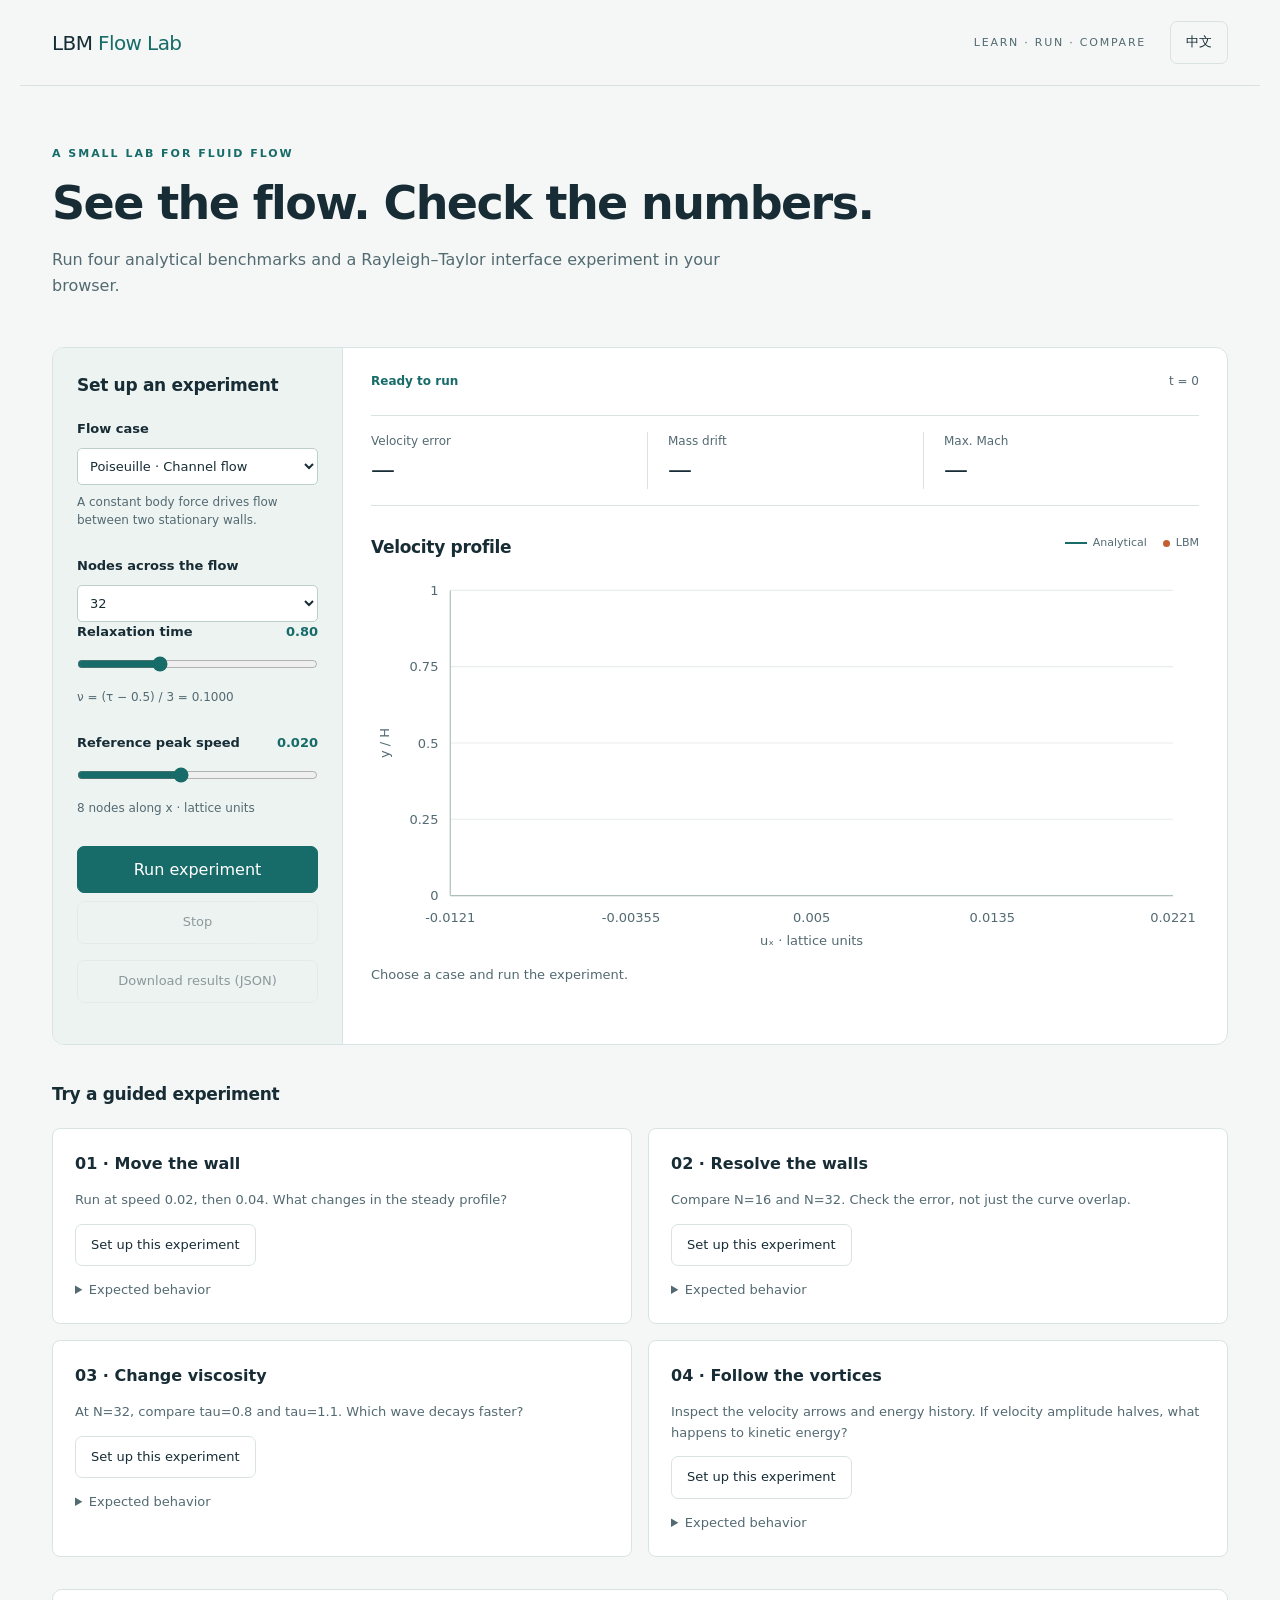
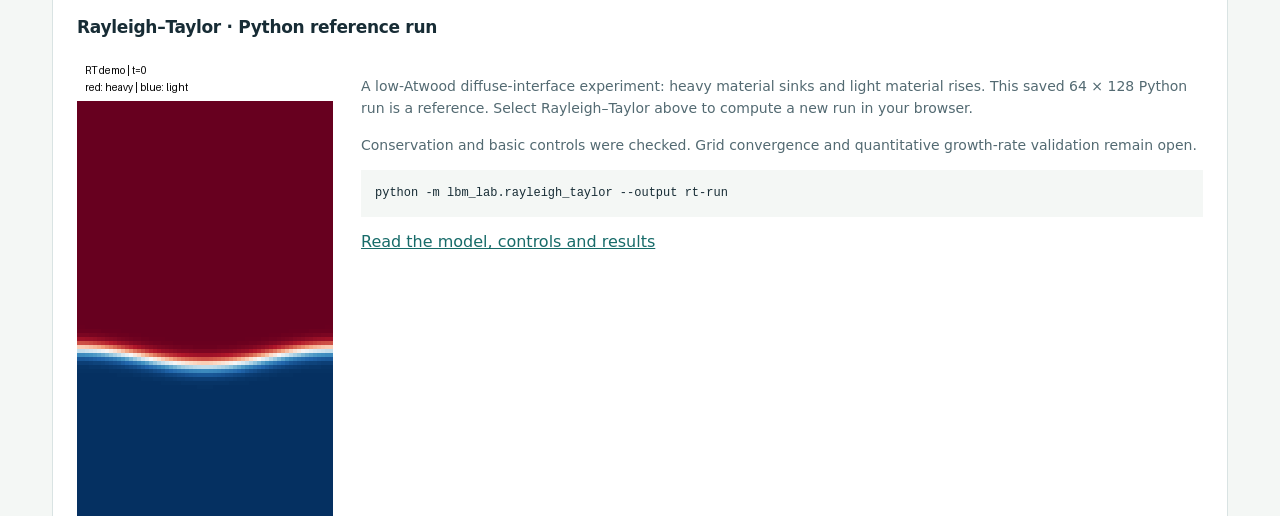
<file: index.html>
<!doctype html>
<html lang="en"><head><meta charset="utf-8"><meta name="viewport" content="width=device-width, initial-scale=1"><meta http-equiv="refresh" content="0;url=demo/"><title>LBM Flow Lab</title></head><body><p><a href="demo/">Open the LBM Flow Lab interactive experiments</a></p></body></html>
</file>
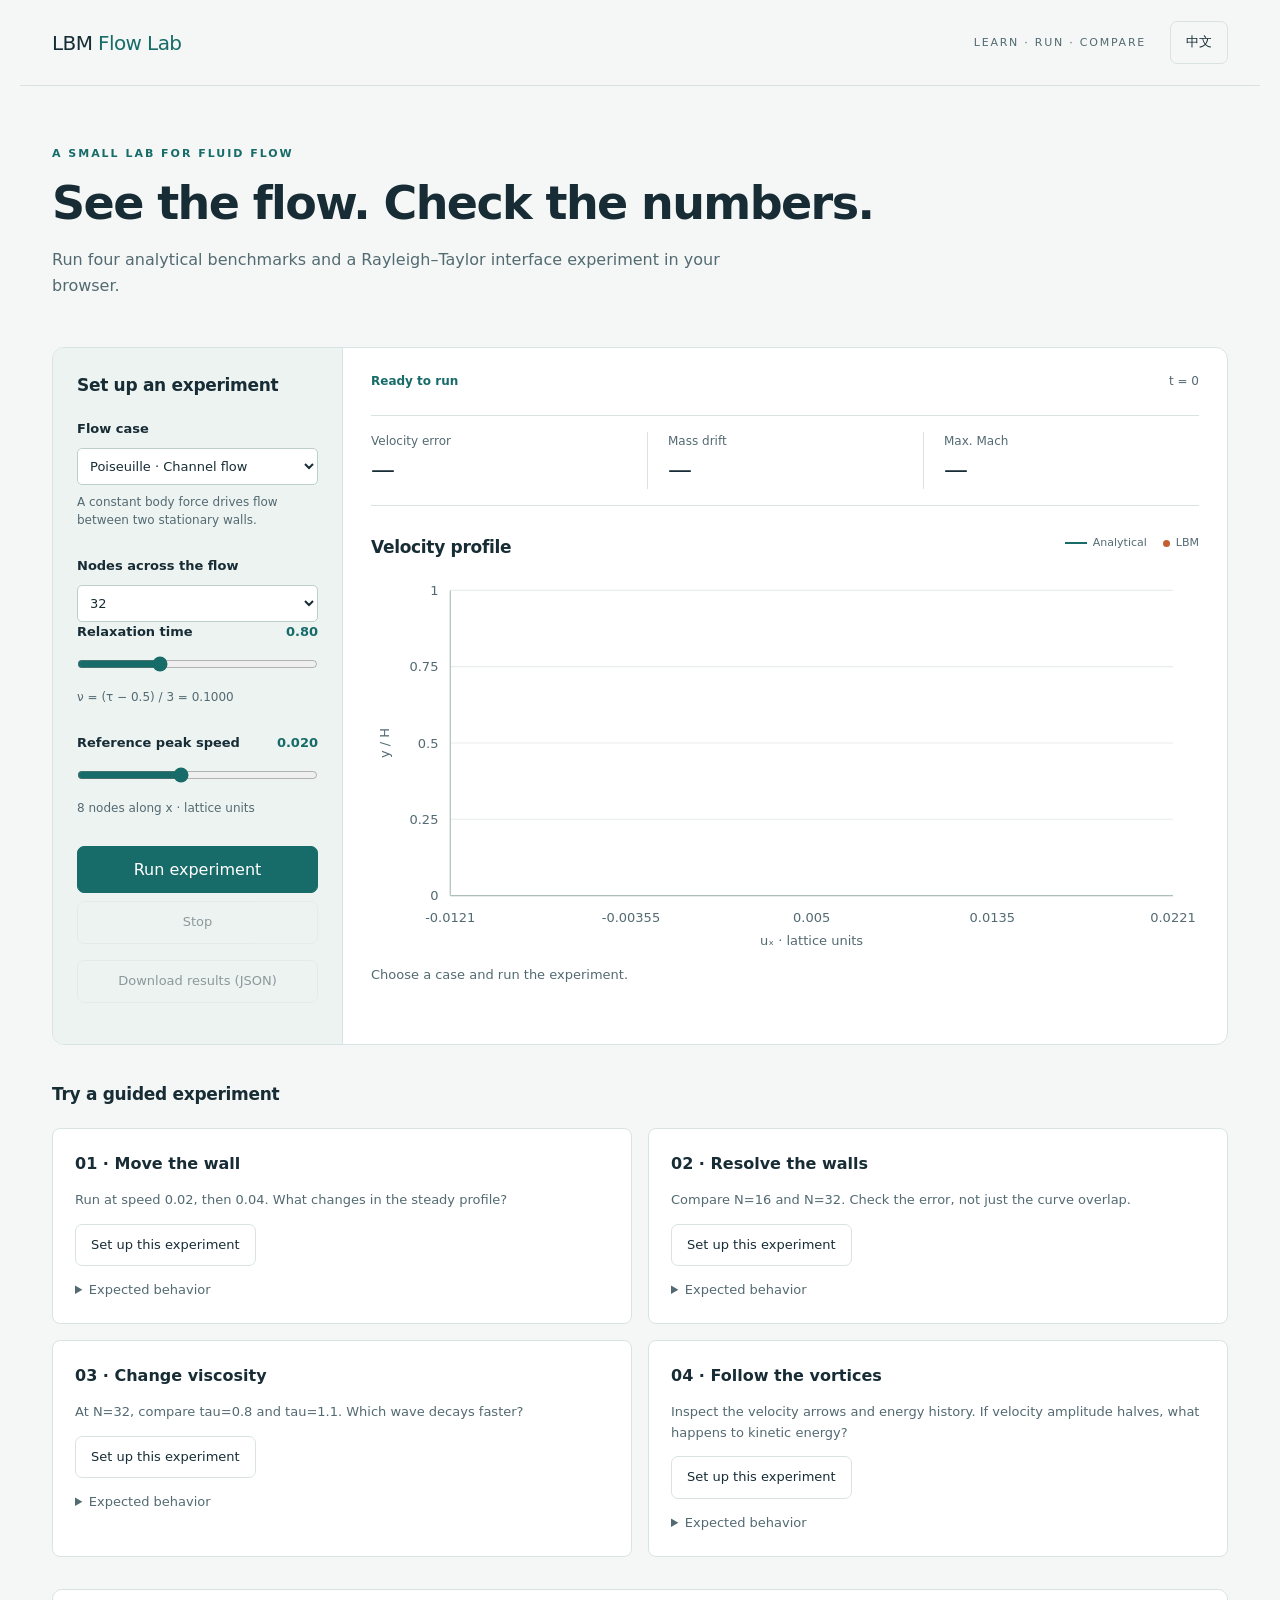
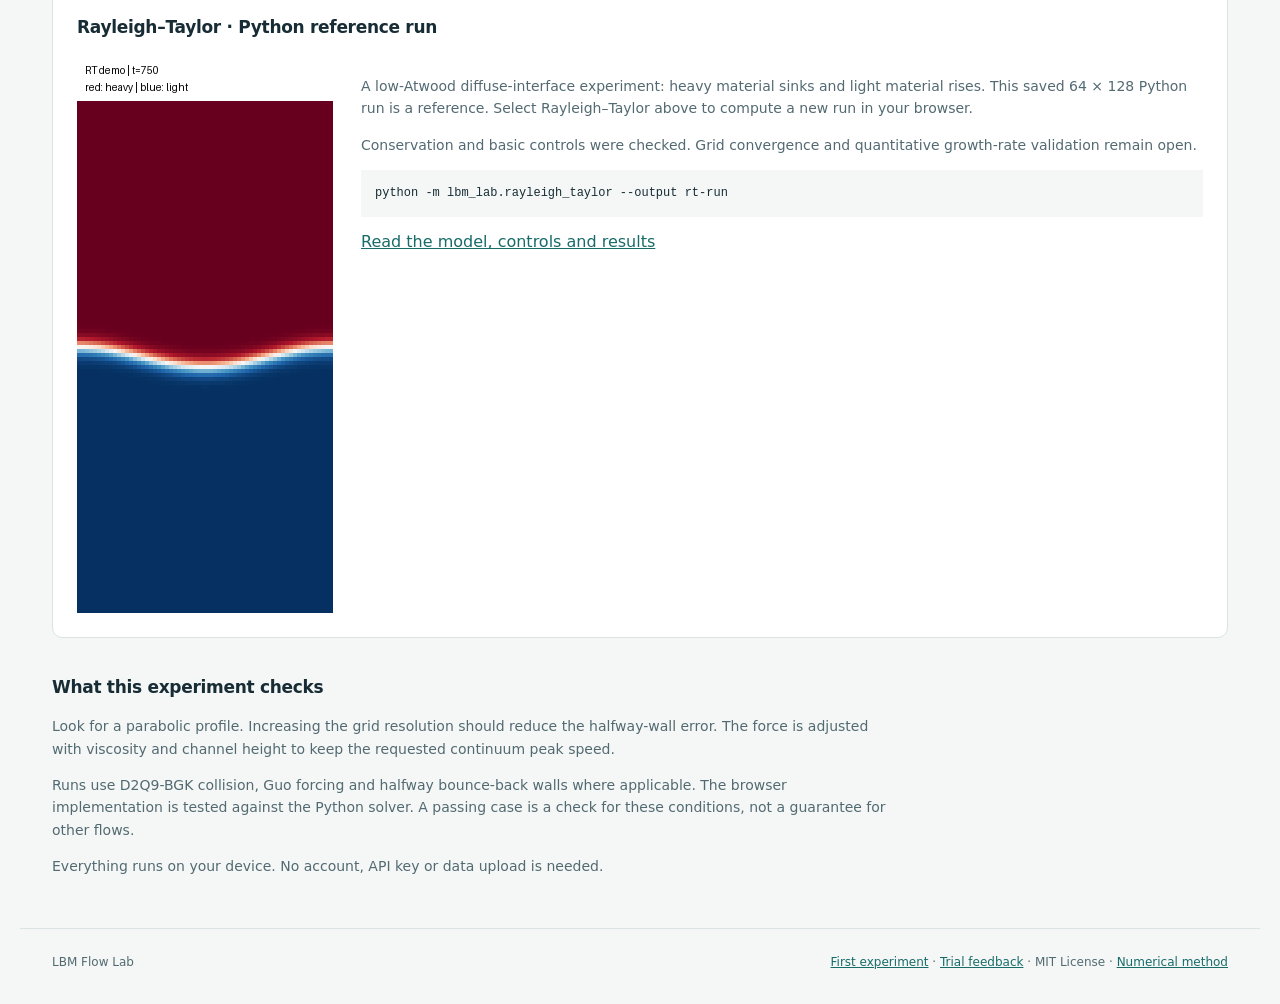
<file: demo/index.html>
<!doctype html>
<html lang="en">
<head>
  <meta charset="utf-8"><meta name="viewport" content="width=device-width, initial-scale=1">
  <title>LBM Flow Lab — Interactive benchmarks</title>
  <link rel="stylesheet" href="style.css">
  <script defer src="solver.js"></script><script defer src="rt-solver.js"></script><script defer src="app.js"></script>
</head>
<body>
  <header><a class="brand" href="https://github.com/emwn123/lbm-lab">LBM <strong>Flow Lab</strong></a><span>LEARN · RUN · COMPARE</span><button id="language" class="quiet">中文</button></header>
  <main>
    <section class="intro"><p class="eyebrow" data-en="A SMALL LAB FOR FLUID FLOW" data-zh="基础流动实验室">A SMALL LAB FOR FLUID FLOW</p>
      <h1 data-en="See the flow. Check the numbers." data-zh="看流动，也看误差。">See the flow. Check the numbers.</h1>
      <p data-en="Run four analytical benchmarks and a Rayleigh–Taylor interface experiment in your browser." data-zh="在浏览器中运行四个解析验证算例和瑞利–泰勒界面试验。">Run four analytical benchmarks and a Rayleigh–Taylor interface experiment in your browser.</p>
    </section>
    <div class="workspace">
      <aside>
        <h2 data-en="Set up an experiment" data-zh="设置实验">Set up an experiment</h2>
        <label for="case" data-en="Flow case" data-zh="算例">Flow case</label>
        <select id="case"><option value="poiseuille">Poiseuille · Channel flow</option><option value="couette">Couette · Moving wall</option><option value="shear-wave">Shear wave · Viscous decay</option><option value="taylor-green">Taylor–Green · 2D vortices</option><option value="rayleigh-taylor">Rayleigh–Taylor · Interface growth</option></select>
        <p id="description" class="hint"></p>
        <label for="ny" data-en="Nodes across the flow" data-zh="横向节点数">Nodes across the flow</label>
        <select id="ny"><option>16</option><option>24</option><option selected>32</option><option>48</option></select>
        <div id="flow-controls"><label for="tau"><span data-en="Relaxation time" data-zh="松弛时间">Relaxation time</span> <output id="tau-value">0.80</output></label>
        <input id="tau" type="range" min="0.6" max="1.2" step="0.05" value="0.8">
        <p class="hint">ν = (τ − 0.5) / 3 = <span id="nu-value">0.1000</span></p>
        <label for="speed"><span id="speed-label">Reference peak speed</span> <output id="speed-value">0.020</output></label>
        <input id="speed" type="range" min="0.005" max="0.04" step="0.005" value="0.02">
        </div><div id="rt-controls" hidden>
<label for="rt-steps" data-en="Time steps" data-zh="计算步数">Time steps</label><select id="rt-steps"><option>5000</option><option selected>10000</option><option>20000</option><option>30000</option></select>
<label for="rt-gravity" data-en="Gravity (lattice units)" data-zh="重力（格子单位）">Gravity (lattice units)</label><select id="rt-gravity"><option value="0">0 · control</option><option value="0.0002">0.0002</option><option selected value="0.0004">0.0004</option></select>
<p class="hint" data-en="Fixed: A=0.05, τ=0.65, initial amplitude=2. Stop is available during a run. Larger grids cost more time; changing the grid here also changes the physical setup." data-zh="固定 A=0.05、τ=0.65、初始振幅=2。运行时可停止。大网格耗时更长；此处改变网格也会改变物理问题，不能作为网格收敛研究。">Fixed: A=0.05, τ=0.65, initial amplitude=2. Stop is available during a run. Larger grids cost more time; changing the grid here also changes the physical setup.</p></div><p id="geometry" class="hint">Lattice units · periodic flow direction · 8 nodes along x</p>
        <button id="run" class="primary" data-en="Run experiment" data-zh="运行实验">Run experiment</button>
        <button id="stop" class="quiet" disabled data-en="Stop" data-zh="停止">Stop</button>
        <button id="download" class="quiet" disabled data-en="Download results (JSON)" data-zh="下载结果（JSON）">Download results (JSON)</button>
      </aside>
      <section class="results" aria-label="Simulation results">
        <div class="statusline"><span id="status" role="status" aria-live="polite">Ready to run</span><span id="step">t = 0</span></div>
        <div class="metrics"><div><span id="error-label" data-en="Velocity error" data-zh="速度误差">Velocity error</span><strong id="error">—</strong></div><div><span data-en="Mass drift" data-zh="质量漂移">Mass drift</span><strong id="mass">—</strong></div><div><span data-en="Max. Mach" data-zh="最大 Mach 数">Max. Mach</span><strong id="mach">—</strong></div></div>
        <section id="rt-section" hidden><h2 data-en="Phase field · red: heavy, blue: light" data-zh="相场 · 红：重相，蓝：轻相">Phase field · red: heavy, blue: light</h2><canvas id="rt-field" width="700" height="500" role="img" aria-label="Live Rayleigh-Taylor phase field"></canvas></section>
        <section id="field-section" hidden><h2 data-en="Two-dimensional velocity" data-zh="二维速度场">Two-dimensional velocity</h2><canvas id="field" width="700" height="420" role="img" aria-label="Computed speed map and velocity arrows"></canvas></section>
        <div id="profile-heading" class="chart-title"><h2 id="profile-title">Velocity profile</h2><div class="legend"><span class="line">Analytical</span><span class="dot">LBM</span></div></div>
        <svg id="profile" viewBox="0 0 700 330" role="img" aria-label="Velocity profile comparison"></svg>
        <div id="wave-section" hidden><h2 id="decay-title">Amplitude decay</h2><svg id="decay" viewBox="0 0 700 260" role="img" aria-label="Decay comparison"></svg></div>
        <p id="explanation" class="explanation"></p>
        <div id="checks" class="checks"></div>
      </section>
    </div>
    <section class="activities"><h2 data-en="Try a guided experiment" data-zh="动手试一试">Try a guided experiment</h2><div id="activity-cards"></div></section>
    <section class="recorded"><h2 data-en="Rayleigh–Taylor · Python reference run" data-zh="瑞利–泰勒 · Python 参考运行">Rayleigh–Taylor · Python reference run</h2><div class="recorded-layout"><img src="../examples/rayleigh-taylor/evolution.gif" width="256" height="552" alt="Recorded growth of a perturbed heavy-over-light interface" loading="lazy"><div><p data-en="A low-Atwood diffuse-interface experiment: heavy material sinks and light material rises. This saved 64 × 128 Python run is a reference. Select Rayleigh–Taylor above to compute a new run in your browser." data-zh="低 Atwood 数相场试验：重相下降，轻相上升。此动画为已保存的 64×128 Python 参考运行。可在上方选择瑞利–泰勒，在浏览器中重新计算。">A low-Atwood diffuse-interface experiment: heavy material sinks and light material rises. This saved 64 × 128 Python run is a reference. Select Rayleigh–Taylor above to compute a new run in your browser.</p><p data-en="Conservation and basic controls were checked. Grid convergence and quantitative growth-rate validation remain open." data-zh="已检查基本守恒和对照，网格收敛与定量增长率验证仍待完成。">Conservation and basic controls were checked. Grid convergence and quantitative growth-rate validation remain open.</p><pre>python -m lbm_lab.rayleigh_taylor --output rt-run</pre><a href="https://github.com/emwn123/lbm-lab/blob/main/examples/RAYLEIGH_TAYLOR.md" data-en="Read the model, controls and results" data-zh="查看模型、对照与结果">Read the model, controls and results</a></div></div></section>
    <section class="notes"><h2 data-en="What this experiment checks" data-zh="这个实验检查什么">What this experiment checks</h2><p id="lesson"></p><p data-en="Runs use D2Q9-BGK collision, Guo forcing and halfway bounce-back walls where applicable. The browser implementation is tested against the Python solver. A passing case is a check for these conditions, not a guarantee for other flows." data-zh="采用 D2Q9-BGK 碰撞、Guo 力项及适用的半格点反弹壁面。浏览器实现与 Python 求解器做交叉检查。通过仅适用于对应测试条件，不代表其他流动同样准确。">Runs use D2Q9-BGK collision, Guo forcing and halfway bounce-back walls where applicable. The browser implementation is tested against the Python solver. A passing case is a check for these conditions, not a guarantee for other flows.</p><p data-en="Everything runs on your device. No account, API key or data upload is needed." data-zh="计算全部在本机进行，无需账号、API Key 或上传数据。">Everything runs on your device. No account, API key or data upload is needed.</p></section>
  </main>
  <footer>LBM Flow Lab <span><a href="https://github.com/emwn123/lbm-lab/blob/main/docs/QUICKSTART.md" data-en="First experiment" data-zh="入门说明">First experiment</a> · <a href="https://github.com/emwn123/lbm-lab/issues/new?template=trial-feedback.yml" data-en="Trial feedback" data-zh="试用反馈">Trial feedback</a> · MIT License · <a href="https://github.com/emwn123/lbm-lab/blob/main/docs/method.md">Numerical method</a></span></footer>
</body>
</html>
</file>
<file: demo/style.css>
:root{color-scheme:light;--ink:#172c35;--muted:#536a72;--line:#d9e3e3;--accent:#176b69;--paper:#f4f7f5;--orange:#c45f32}*{box-sizing:border-box}body{margin:0;background:var(--paper);color:var(--ink);font:16px/1.6 system-ui,-apple-system,BlinkMacSystemFont,"Segoe UI",sans-serif}header,main,footer{max-width:1240px;margin:auto;padding:0 32px}header{height:86px;display:flex;align-items:center;gap:24px;border-bottom:1px solid var(--line)}header>span{font-size:11px;letter-spacing:.16em;color:var(--muted);margin-left:auto}.brand{color:var(--ink);text-decoration:none;font-size:20px;letter-spacing:-.6px}.brand strong{font-weight:500;color:var(--accent)}button,input,select{font:inherit}button{cursor:pointer;border:1px solid var(--line);border-radius:7px;padding:10px 15px;background:white;color:var(--ink)}button:hover:not(:disabled){border-color:var(--accent)}button:focus-visible,input:focus-visible,select:focus-visible,a:focus-visible{outline:3px solid #83bfc0;outline-offset:3px}button:disabled{opacity:.45;cursor:default}.quiet{font-size:13px;background:transparent}.intro{padding:48px 0 32px}.eyebrow{color:var(--accent);font-size:11px;letter-spacing:.18em;font-weight:650}h1{font-size:clamp(30px,4vw,46px);letter-spacing:-1.6px;line-height:1.15;margin:14px 0 18px;font-weight:600}.intro>p:last-child{color:var(--muted);max-width:720px}.workspace{display:grid;grid-template-columns:290px 1fr;background:white;border:1px solid var(--line);border-radius:12px;overflow:hidden}aside{background:#edf3f1;padding:24px;border-right:1px solid var(--line)}h2{font-size:17px;font-weight:600;margin:0 0 20px;letter-spacing:-.3px}label{font-size:13px;font-weight:600;display:block;margin-top:26px}label:first-of-type{margin-top:0}output{float:right;color:var(--accent);font-variant-numeric:tabular-nums}select{width:100%;padding:9px 8px;border:1px solid #bdcfcc;border-radius:5px;background:white;color:var(--ink);margin-top:8px;font-size:13px}input[type=range]{width:100%;margin:14px 0 0;accent-color:var(--accent)}.hint{font-size:12px;color:var(--muted);line-height:1.55;margin:8px 0}.primary{display:block;background:var(--accent);color:white;border-color:var(--accent);width:100%;margin-top:28px}#stop{width:100%;margin-top:8px}#download{width:100%;margin-top:16px}.results{padding:24px 28px;min-width:0}.statusline{display:flex;justify-content:space-between;font-size:12px;color:var(--muted);gap:10px}.statusline #status{color:var(--accent);font-weight:600}.metrics{display:grid;grid-template-columns:repeat(3,1fr);margin:24px 0 28px;border-top:1px solid var(--line);border-bottom:1px solid var(--line);padding:16px 0}.metrics>div+div{border-left:1px solid var(--line);padding-left:20px}.metrics span{display:block;font-size:12px;color:var(--muted)}.metrics strong{display:block;font-size:24px;font-weight:500;letter-spacing:-.7px;font-variant-numeric:tabular-nums}.chart-title{display:flex;align-items:start;justify-content:space-between}.chart-title h2{margin-bottom:0}.legend{display:flex;gap:16px;font-size:11px;color:var(--muted)}.legend span:before{content:"";display:inline-block;vertical-align:middle;margin-right:6px}.line:before{width:22px;border-top:2px solid var(--accent)}.dot:before{width:7px;height:7px;border-radius:50%;background:var(--orange)}svg{display:block;width:100%;height:auto}svg text{font-family:inherit;fill:var(--muted);font-size:11px}.explanation{font-size:13px;color:var(--muted);min-height:42px}.checks{display:flex;gap:8px;flex-wrap:wrap;font-size:11px}.check{background:#eef5f1;padding:4px 8px;border-radius:4px;color:#285b46}.check.fail{background:#fff1e9;color:#98451f}#wave-section h2{margin:20px 0 0}.notes{max-width:850px;padding:36px 0;color:var(--muted);font-size:14px}.notes h2{color:var(--ink);margin-bottom:12px}footer{padding-top:24px;padding-bottom:32px;border-top:1px solid var(--line);font-size:12px;color:var(--muted);display:flex;justify-content:space-between}footer a{color:var(--accent)}[hidden]{display:none!important}@media(max-width:800px){header,main,footer{padding-left:18px;padding-right:18px}header>span{display:none}header #language{margin-left:auto}.workspace{grid-template-columns:1fr}aside{border-right:0;border-bottom:1px solid var(--line)}.results{padding:20px 14px}.intro{padding-top:30px}.metrics strong{font-size:20px}.metrics>div+div{padding-left:10px}h1{letter-spacing:-1px}footer{gap:12px;flex-wrap:wrap}}

#field{display:block;width:100%;height:auto}#field-section h2{margin-top:16px}#activity-cards{display:grid;grid-template-columns:repeat(2,1fr);gap:16px}.activities{padding-top:36px}.activities article{padding:22px;background:white;border:1px solid var(--line);border-radius:8px}.activities h3{font-size:16px;margin:0 0 10px}.activities p,.activities summary{font-size:13px;color:var(--muted)}.activities details{margin-top:14px}.activities summary{cursor:pointer}@media(max-width:650px){#activity-cards{grid-template-columns:1fr}}

.recorded{margin-top:32px;padding:24px;border:1px solid var(--line);border-radius:10px;background:white}.recorded-layout{display:grid;grid-template-columns:256px 1fr;gap:28px}.recorded img{max-width:100%;height:auto}.recorded p{font-size:14px;color:var(--muted)}.recorded a{color:var(--accent)}.recorded pre{white-space:pre-wrap;overflow-wrap:anywhere;font-size:12px;background:var(--paper);padding:14px}@media(max-width:650px){.recorded-layout{grid-template-columns:1fr}.recorded img{margin:auto}}

#rt-field{display:block;width:100%;height:auto}
</file>
